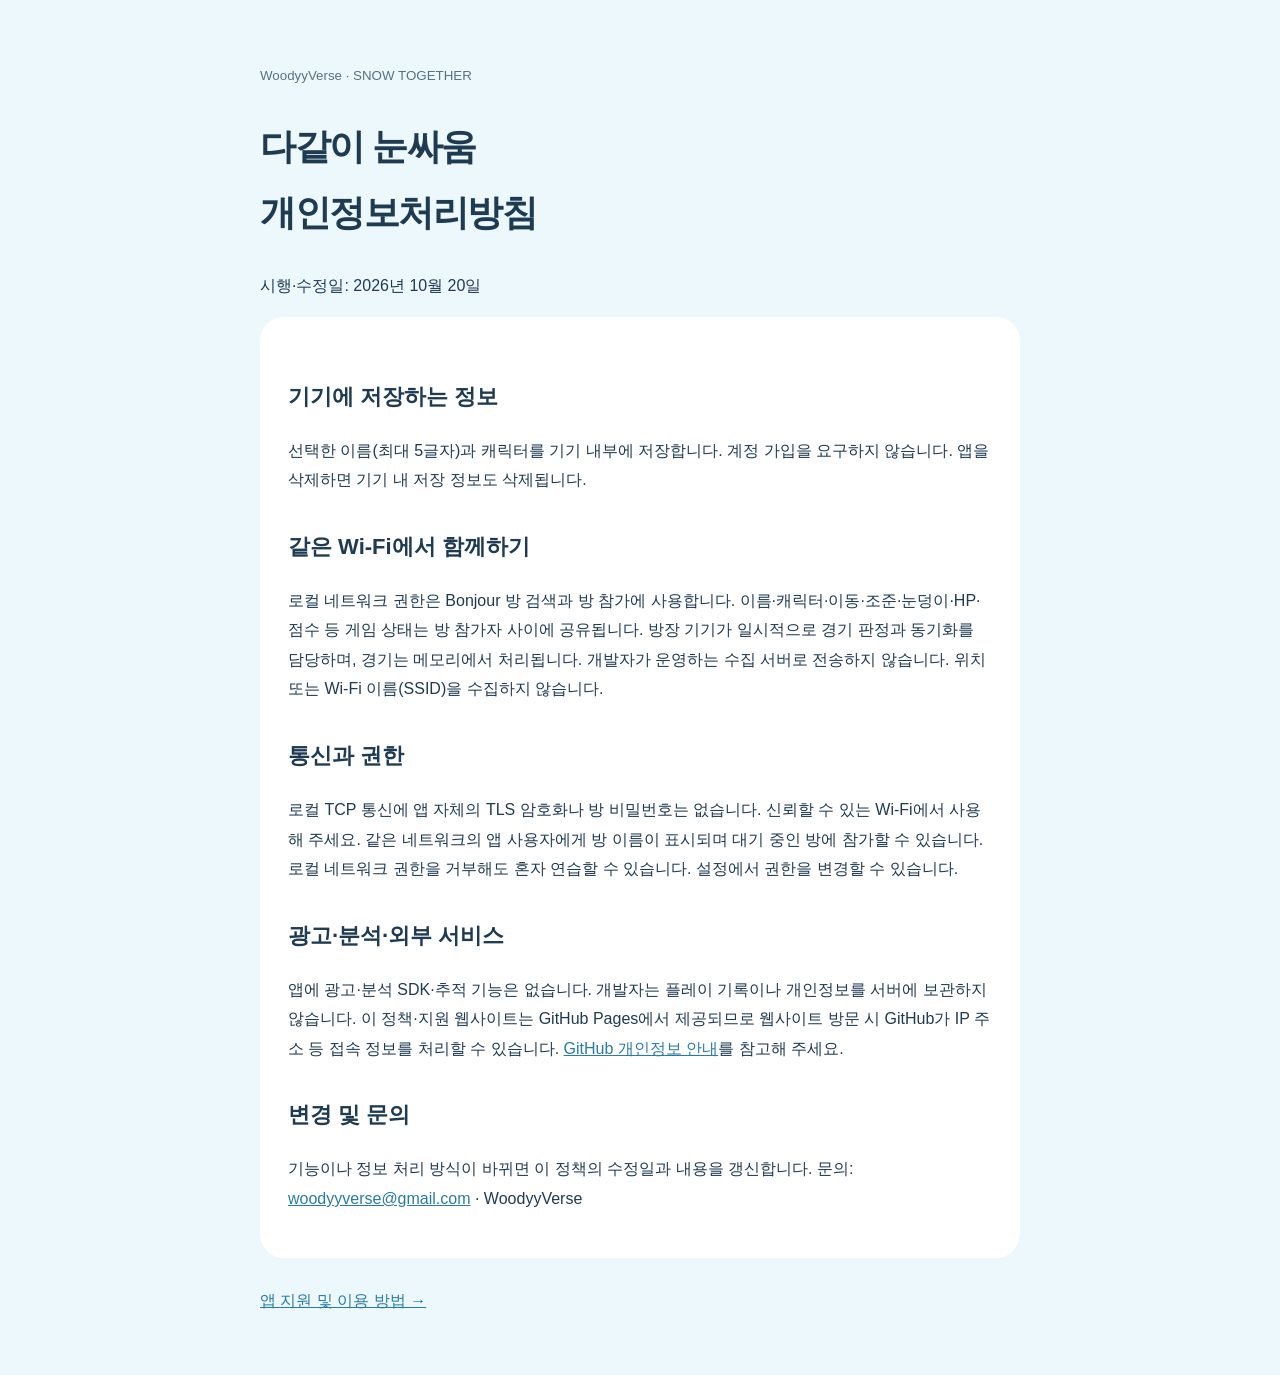
<file: index.html>
<!doctype html><html lang="ko"><meta charset="utf-8"><meta name="viewport" content="width=device-width,initial-scale=1"><title>다같이 눈싸움 · 개인정보처리방침</title><link rel="stylesheet" href="style.css"><body><small>WoodyyVerse · SNOW TOGETHER</small><h1>다같이 눈싸움<br>개인정보처리방침</h1><p>시행·수정일: 2026년 10월 20일</p><article><h2>기기에 저장하는 정보</h2><p>선택한 이름(최대 5글자)과 캐릭터를 기기 내부에 저장합니다. 계정 가입을 요구하지 않습니다. 앱을 삭제하면 기기 내 저장 정보도 삭제됩니다.</p><h2>같은 Wi-Fi에서 함께하기</h2><p>로컬 네트워크 권한은 Bonjour 방 검색과 방 참가에 사용합니다. 이름·캐릭터·이동·조준·눈덩이·HP·점수 등 게임 상태는 방 참가자 사이에 공유됩니다. 방장 기기가 일시적으로 경기 판정과 동기화를 담당하며, 경기는 메모리에서 처리됩니다. 개발자가 운영하는 수집 서버로 전송하지 않습니다. 위치 또는 Wi-Fi 이름(SSID)을 수집하지 않습니다.</p><h2>통신과 권한</h2><p>로컬 TCP 통신에 앱 자체의 TLS 암호화나 방 비밀번호는 없습니다. 신뢰할 수 있는 Wi-Fi에서 사용해 주세요. 같은 네트워크의 앱 사용자에게 방 이름이 표시되며 대기 중인 방에 참가할 수 있습니다. 로컬 네트워크 권한을 거부해도 혼자 연습할 수 있습니다. 설정에서 권한을 변경할 수 있습니다.</p><h2>광고·분석·외부 서비스</h2><p>앱에 광고·분석 SDK·추적 기능은 없습니다. 개발자는 플레이 기록이나 개인정보를 서버에 보관하지 않습니다. 이 정책·지원 웹사이트는 GitHub Pages에서 제공되므로 웹사이트 방문 시 GitHub가 IP 주소 등 접속 정보를 처리할 수 있습니다. <a href="https://docs.github.com/en/site-policy/privacy-policies/github-general-privacy-statement">GitHub 개인정보 안내</a>를 참고해 주세요.</p><h2>변경 및 문의</h2><p>기능이나 정보 처리 방식이 바뀌면 이 정책의 수정일과 내용을 갱신합니다. 문의: <a href="mailto:woodyyverse@gmail.com">woodyyverse@gmail.com</a> · WoodyyVerse</p></article><nav><a href="support.html">앱 지원 및 이용 방법 →</a></nav></body></html>
</file>
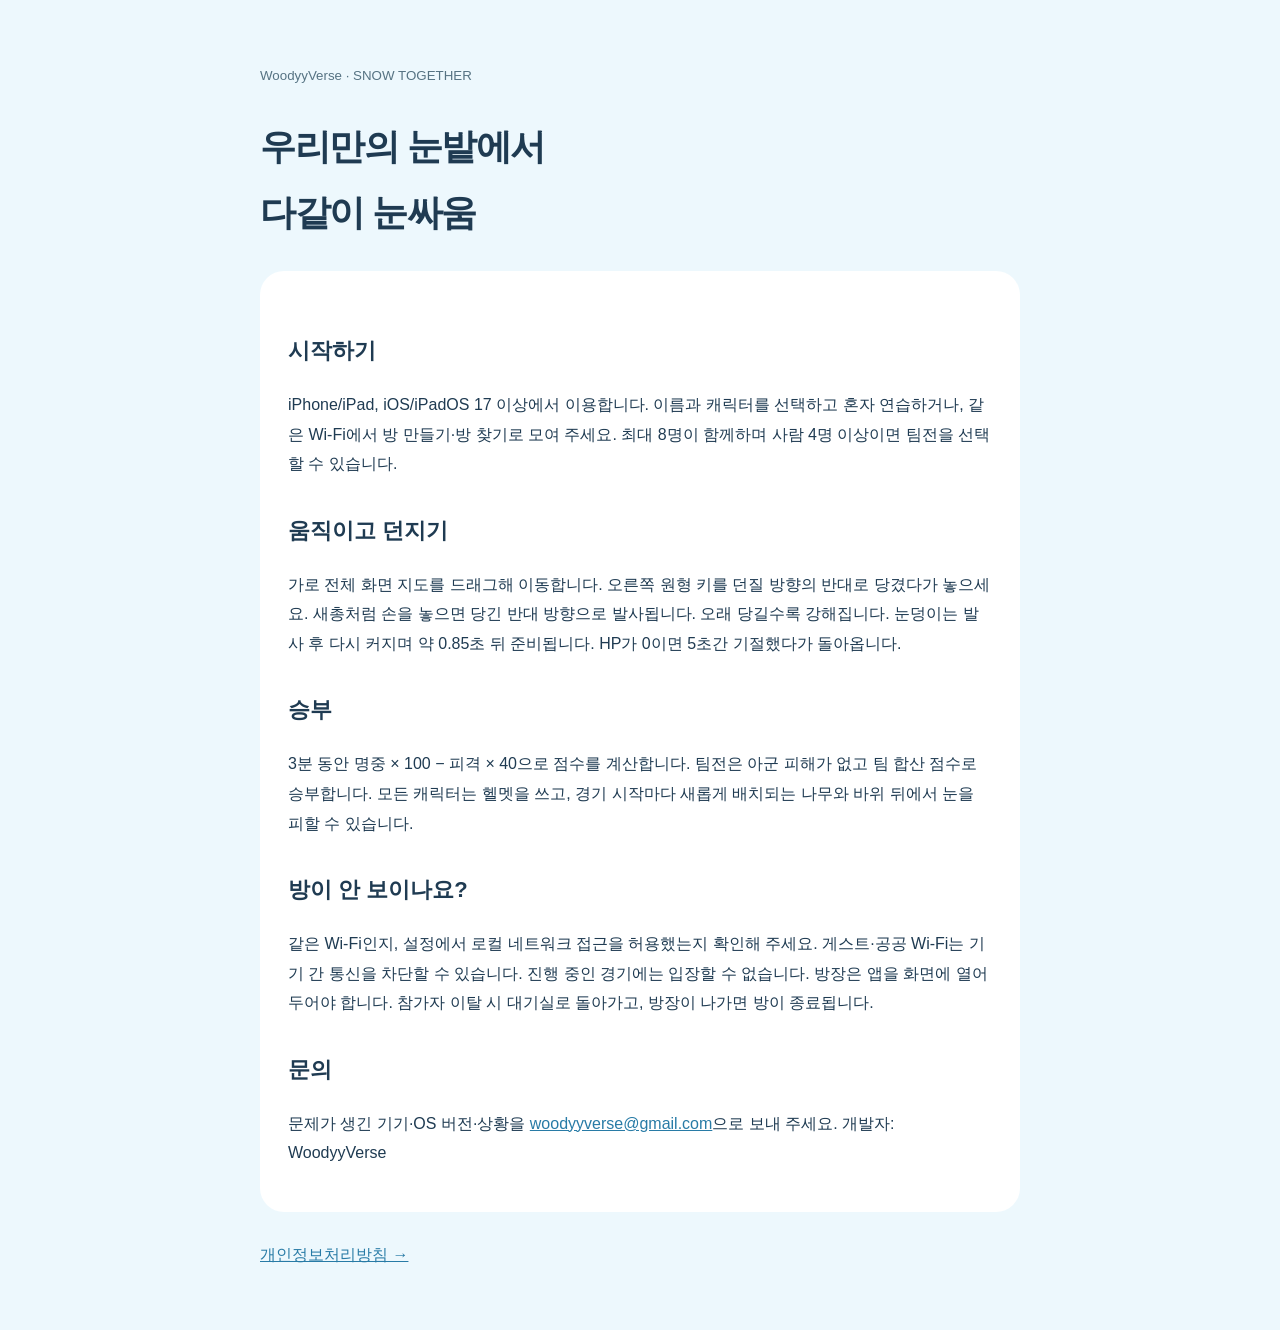
<file: support.html>
<!doctype html><html lang="ko"><meta charset="utf-8"><meta name="viewport" content="width=device-width,initial-scale=1"><title>다같이 눈싸움 · 앱 지원</title><link rel="stylesheet" href="style.css"><body><small>WoodyyVerse · SNOW TOGETHER</small><h1>우리만의 눈밭에서<br>다같이 눈싸움</h1><article><h2>시작하기</h2><p>iPhone/iPad, iOS/iPadOS 17 이상에서 이용합니다. 이름과 캐릭터를 선택하고 혼자 연습하거나, 같은 Wi-Fi에서 방 만들기·방 찾기로 모여 주세요. 최대 8명이 함께하며 사람 4명 이상이면 팀전을 선택할 수 있습니다.</p><h2>움직이고 던지기</h2><p>가로 전체 화면 지도를 드래그해 이동합니다. 오른쪽 원형 키를 던질 방향의 반대로 당겼다가 놓으세요. 새총처럼 손을 놓으면 당긴 반대 방향으로 발사됩니다. 오래 당길수록 강해집니다. 눈덩이는 발사 후 다시 커지며 약 0.85초 뒤 준비됩니다. HP가 0이면 5초간 기절했다가 돌아옵니다.</p><h2>승부</h2><p>3분 동안 명중 × 100 − 피격 × 40으로 점수를 계산합니다. 팀전은 아군 피해가 없고 팀 합산 점수로 승부합니다. 모든 캐릭터는 헬멧을 쓰고, 경기 시작마다 새롭게 배치되는 나무와 바위 뒤에서 눈을 피할 수 있습니다.</p><h2>방이 안 보이나요?</h2><p>같은 Wi-Fi인지, 설정에서 로컬 네트워크 접근을 허용했는지 확인해 주세요. 게스트·공공 Wi-Fi는 기기 간 통신을 차단할 수 있습니다. 진행 중인 경기에는 입장할 수 없습니다. 방장은 앱을 화면에 열어 두어야 합니다. 참가자 이탈 시 대기실로 돌아가고, 방장이 나가면 방이 종료됩니다.</p><h2>문의</h2><p>문제가 생긴 기기·OS 버전·상황을 <a href="mailto:woodyyverse@gmail.com">woodyyverse@gmail.com</a>으로 보내 주세요. 개발자: WoodyyVerse</p></article><nav><a href="index.html">개인정보처리방침 →</a></nav></body></html>
</file>
<file: style.css>
:root{color-scheme:light;font-family:-apple-system,BlinkMacSystemFont,sans-serif;color:#1f3b52;background:#edf8fd}body{max-width:760px;margin:60px auto;padding:0 24px;line-height:1.85}h1{font-size:36px;letter-spacing:-1.5px}h2{margin-top:32px;font-size:22px}a{color:#287bA6}article{padding:28px;background:white;border-radius:24px}small{color:#567383}nav{margin:28px 0}img{border-radius:24px}
</file>
